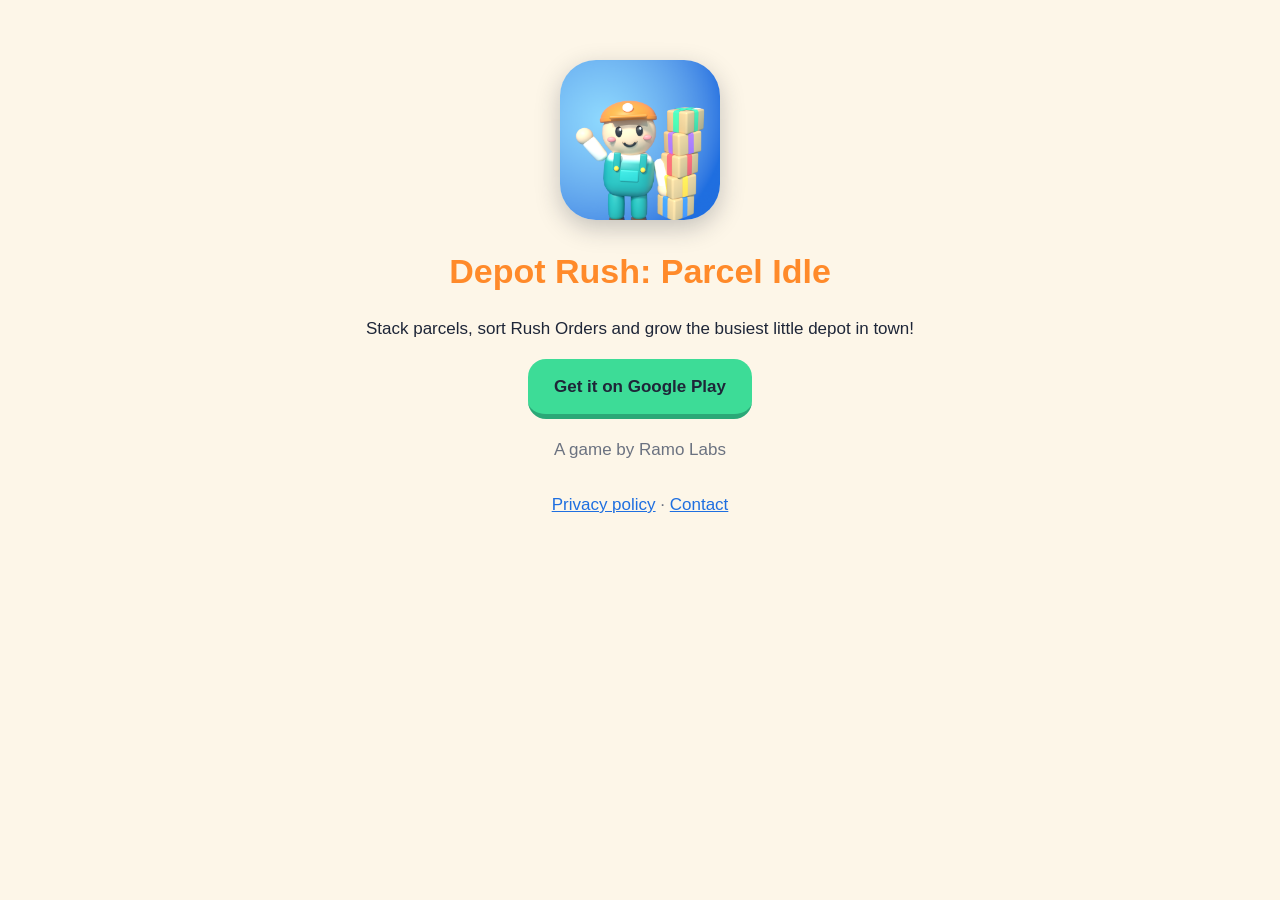
<file: index.html>
<!doctype html>
<html lang="en">
<head>
<meta charset="utf-8">
<meta name="viewport" content="width=device-width, initial-scale=1">
<title>Depot Rush: Parcel Idle</title>
<link rel="stylesheet" href="style.css">
</head>
<body>
<main class="home">
<img class="icon" src="icon.png" alt="Depot Rush app icon" width="160" height="160">
<h1>Depot Rush: Parcel Idle</h1>
<p>Stack parcels, sort Rush Orders and grow the busiest little depot in town!</p>
<p><a class="button" href="https://play.google.com/store/apps/details?id=com.depotrush.game">Get it on Google Play</a></p>
<p class="meta">A game by Ramo Labs</p>
<p class="links"><a href="privacy.html">Privacy policy</a> · <a href="mailto:jayvekaria28203@gmail.com">Contact</a></p>
</main>
</body>
</html>
</file>
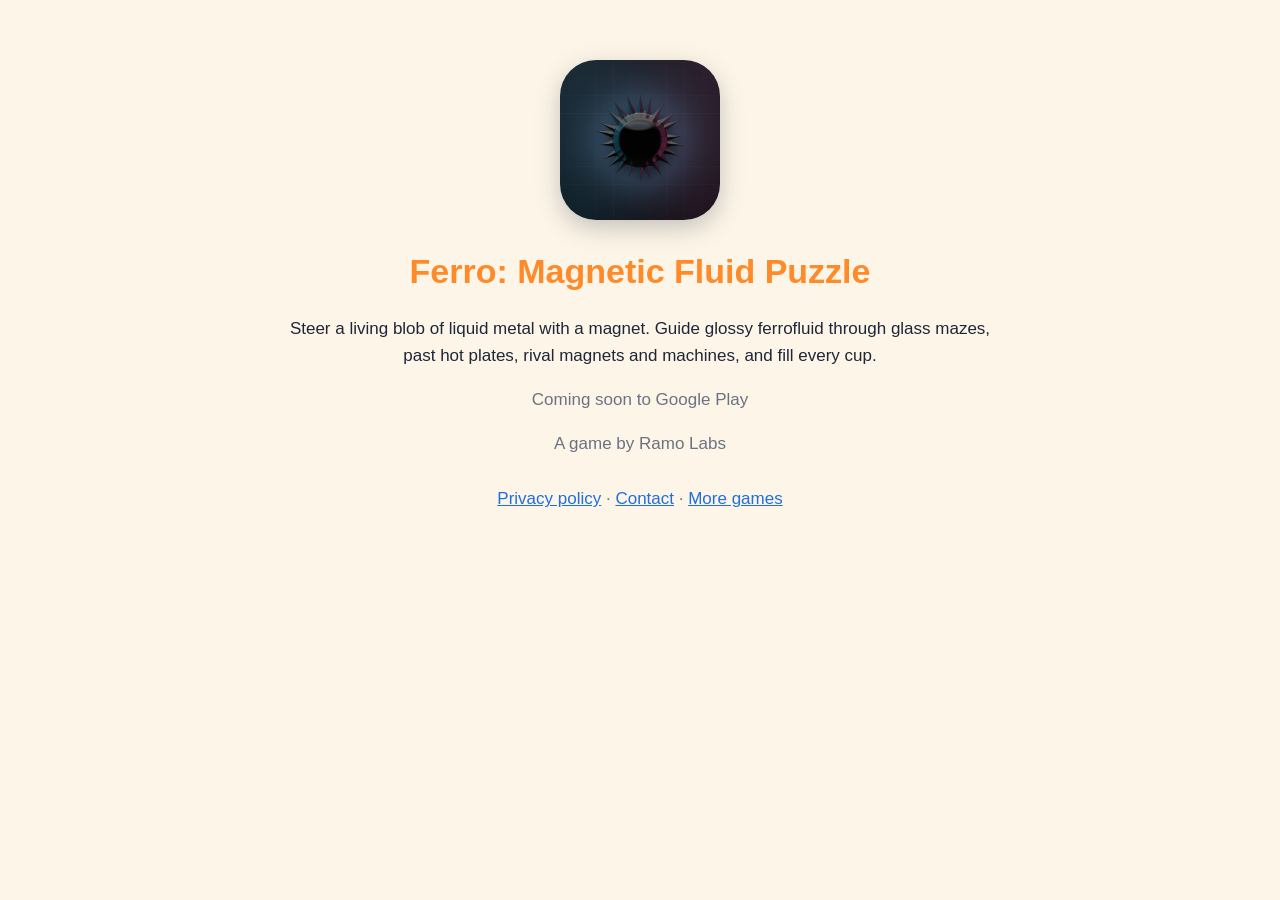
<file: ferro/index.html>
<!doctype html>
<html lang="en">
<head>
<meta charset="utf-8">
<meta name="viewport" content="width=device-width, initial-scale=1">
<title>Ferro: Magnetic Fluid Puzzle</title>
<link rel="stylesheet" href="../style.css">
</head>
<body>
<main class="home">
<img class="icon" src="icon.png" alt="Ferro app icon" width="160" height="160">
<h1>Ferro: Magnetic Fluid Puzzle</h1>
<p>Steer a living blob of liquid metal with a magnet. Guide glossy ferrofluid through glass mazes, past hot plates, rival magnets and machines, and fill every cup.</p>
<p class="meta">Coming soon to Google Play</p>
<p class="meta">A game by Ramo Labs</p>
<p class="links"><a href="privacy.html">Privacy policy</a> · <a href="mailto:jayvekaria28203@gmail.com">Contact</a> · <a href="../">More games</a></p>
</main>
</body>
</html>
</file>
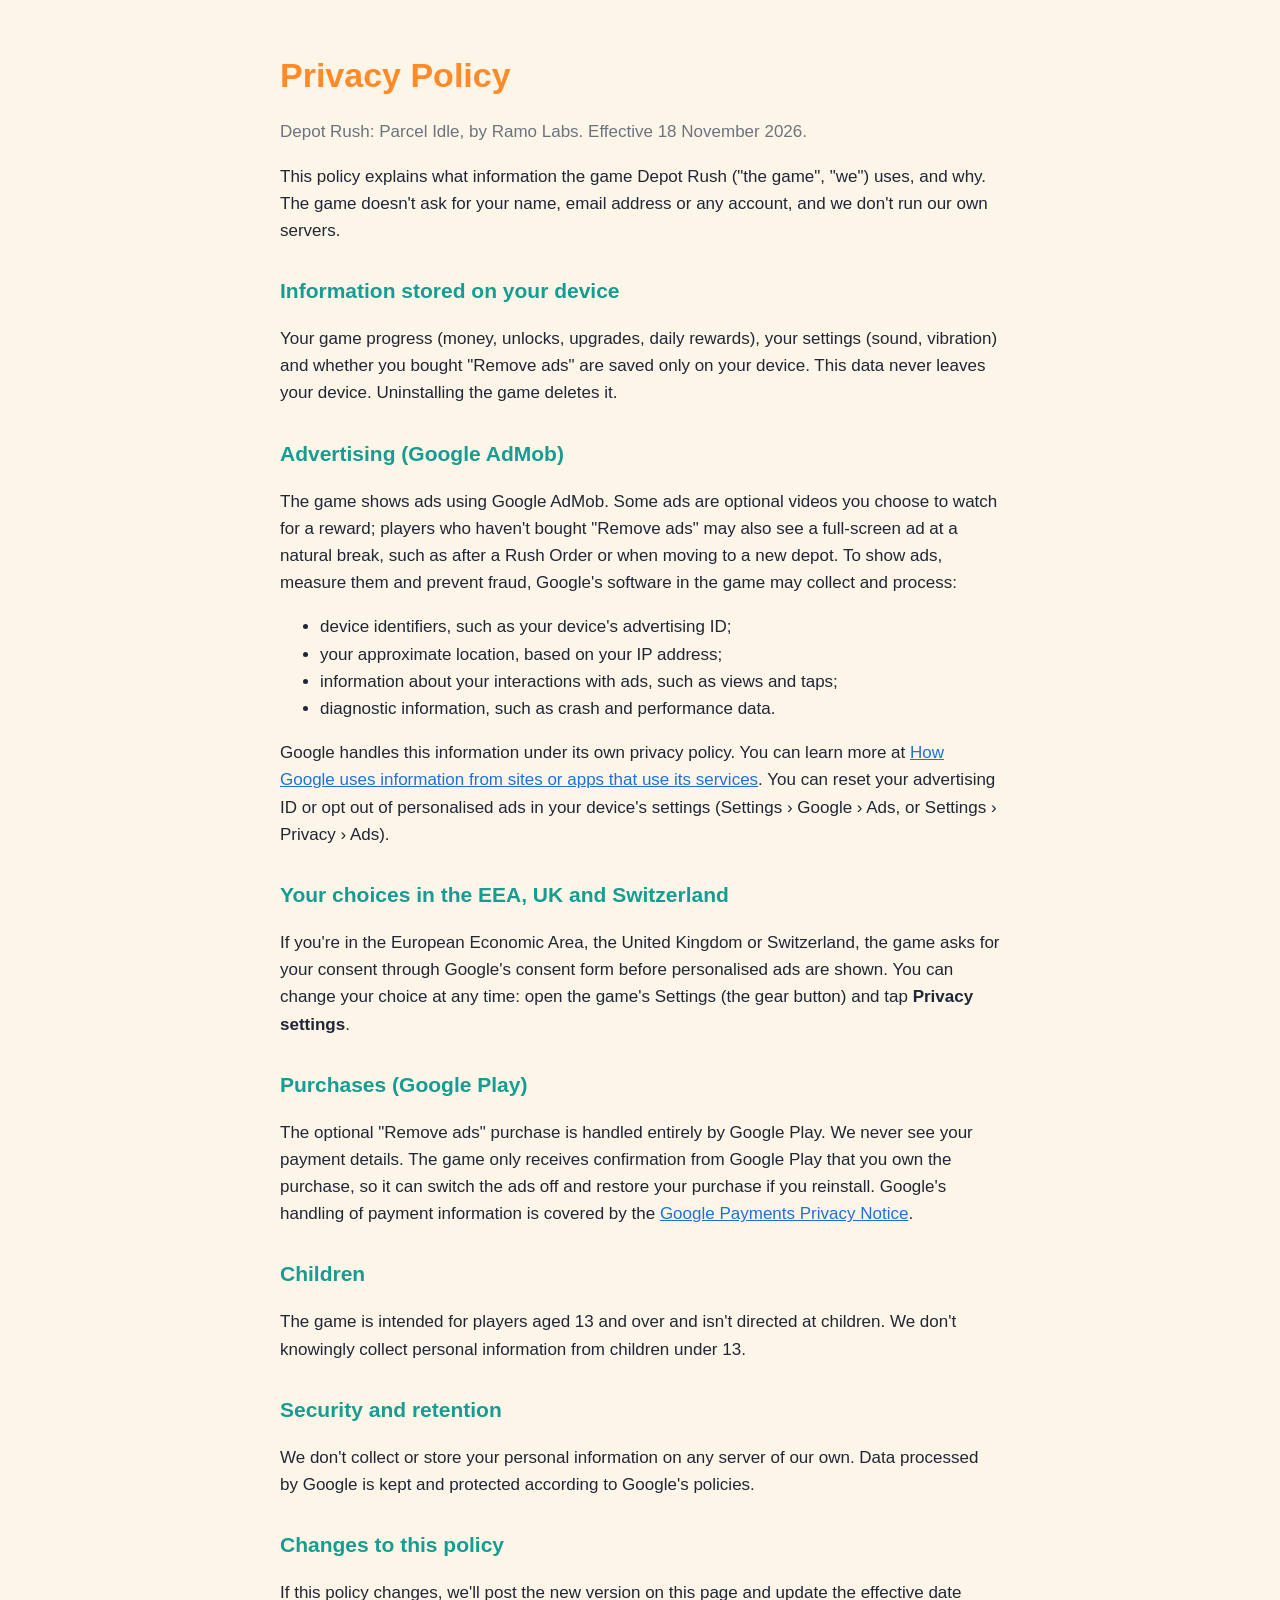
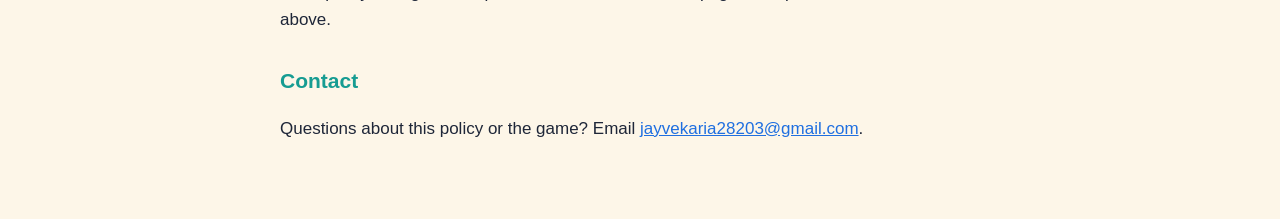
<file: privacy.html>
<!doctype html>
<html lang="en">
<head>
<meta charset="utf-8">
<meta name="viewport" content="width=device-width, initial-scale=1">
<title>Depot Rush: Privacy Policy</title>
<link rel="stylesheet" href="style.css">
</head>
<body>
<main>
<h1>Privacy Policy</h1>
<p class="meta">Depot Rush: Parcel Idle, by Ramo Labs. Effective 18 November 2026.</p>

<p>This policy explains what information the game Depot Rush ("the game", "we") uses, and why. The game doesn't ask for your name, email address or any account, and we don't run our own servers.</p>

<h2>Information stored on your device</h2>
<p>Your game progress (money, unlocks, upgrades, daily rewards), your settings (sound, vibration) and whether you bought "Remove ads" are saved only on your device. This data never leaves your device. Uninstalling the game deletes it.</p>

<h2>Advertising (Google AdMob)</h2>
<p>The game shows ads using Google AdMob. Some ads are optional videos you choose to watch for a reward; players who haven't bought "Remove ads" may also see a full-screen ad at a natural break, such as after a Rush Order or when moving to a new depot. To show ads, measure them and prevent fraud, Google's software in the game may collect and process:</p>
<ul>
<li>device identifiers, such as your device's advertising ID;</li>
<li>your approximate location, based on your IP address;</li>
<li>information about your interactions with ads, such as views and taps;</li>
<li>diagnostic information, such as crash and performance data.</li>
</ul>
<p>Google handles this information under its own privacy policy. You can learn more at <a href="https://policies.google.com/technologies/partner-sites">How Google uses information from sites or apps that use its services</a>. You can reset your advertising ID or opt out of personalised ads in your device's settings (Settings › Google › Ads, or Settings › Privacy › Ads).</p>

<h2>Your choices in the EEA, UK and Switzerland</h2>
<p>If you're in the European Economic Area, the United Kingdom or Switzerland, the game asks for your consent through Google's consent form before personalised ads are shown. You can change your choice at any time: open the game's Settings (the gear button) and tap <b>Privacy settings</b>.</p>

<h2>Purchases (Google Play)</h2>
<p>The optional "Remove ads" purchase is handled entirely by Google Play. We never see your payment details. The game only receives confirmation from Google Play that you own the purchase, so it can switch the ads off and restore your purchase if you reinstall. Google's handling of payment information is covered by the <a href="https://payments.google.com/payments/apis-secure/get_legal_document?ldo=0&amp;ldt=privacynotice">Google Payments Privacy Notice</a>.</p>

<h2>Children</h2>
<p>The game is intended for players aged 13 and over and isn't directed at children. We don't knowingly collect personal information from children under 13.</p>

<h2>Security and retention</h2>
<p>We don't collect or store your personal information on any server of our own. Data processed by Google is kept and protected according to Google's policies.</p>

<h2>Changes to this policy</h2>
<p>If this policy changes, we'll post the new version on this page and update the effective date above.</p>

<h2>Contact</h2>
<p>Questions about this policy or the game? Email <a href="mailto:jayvekaria28203@gmail.com">jayvekaria28203@gmail.com</a>.</p>
</main>
</body>
</html>
</file>
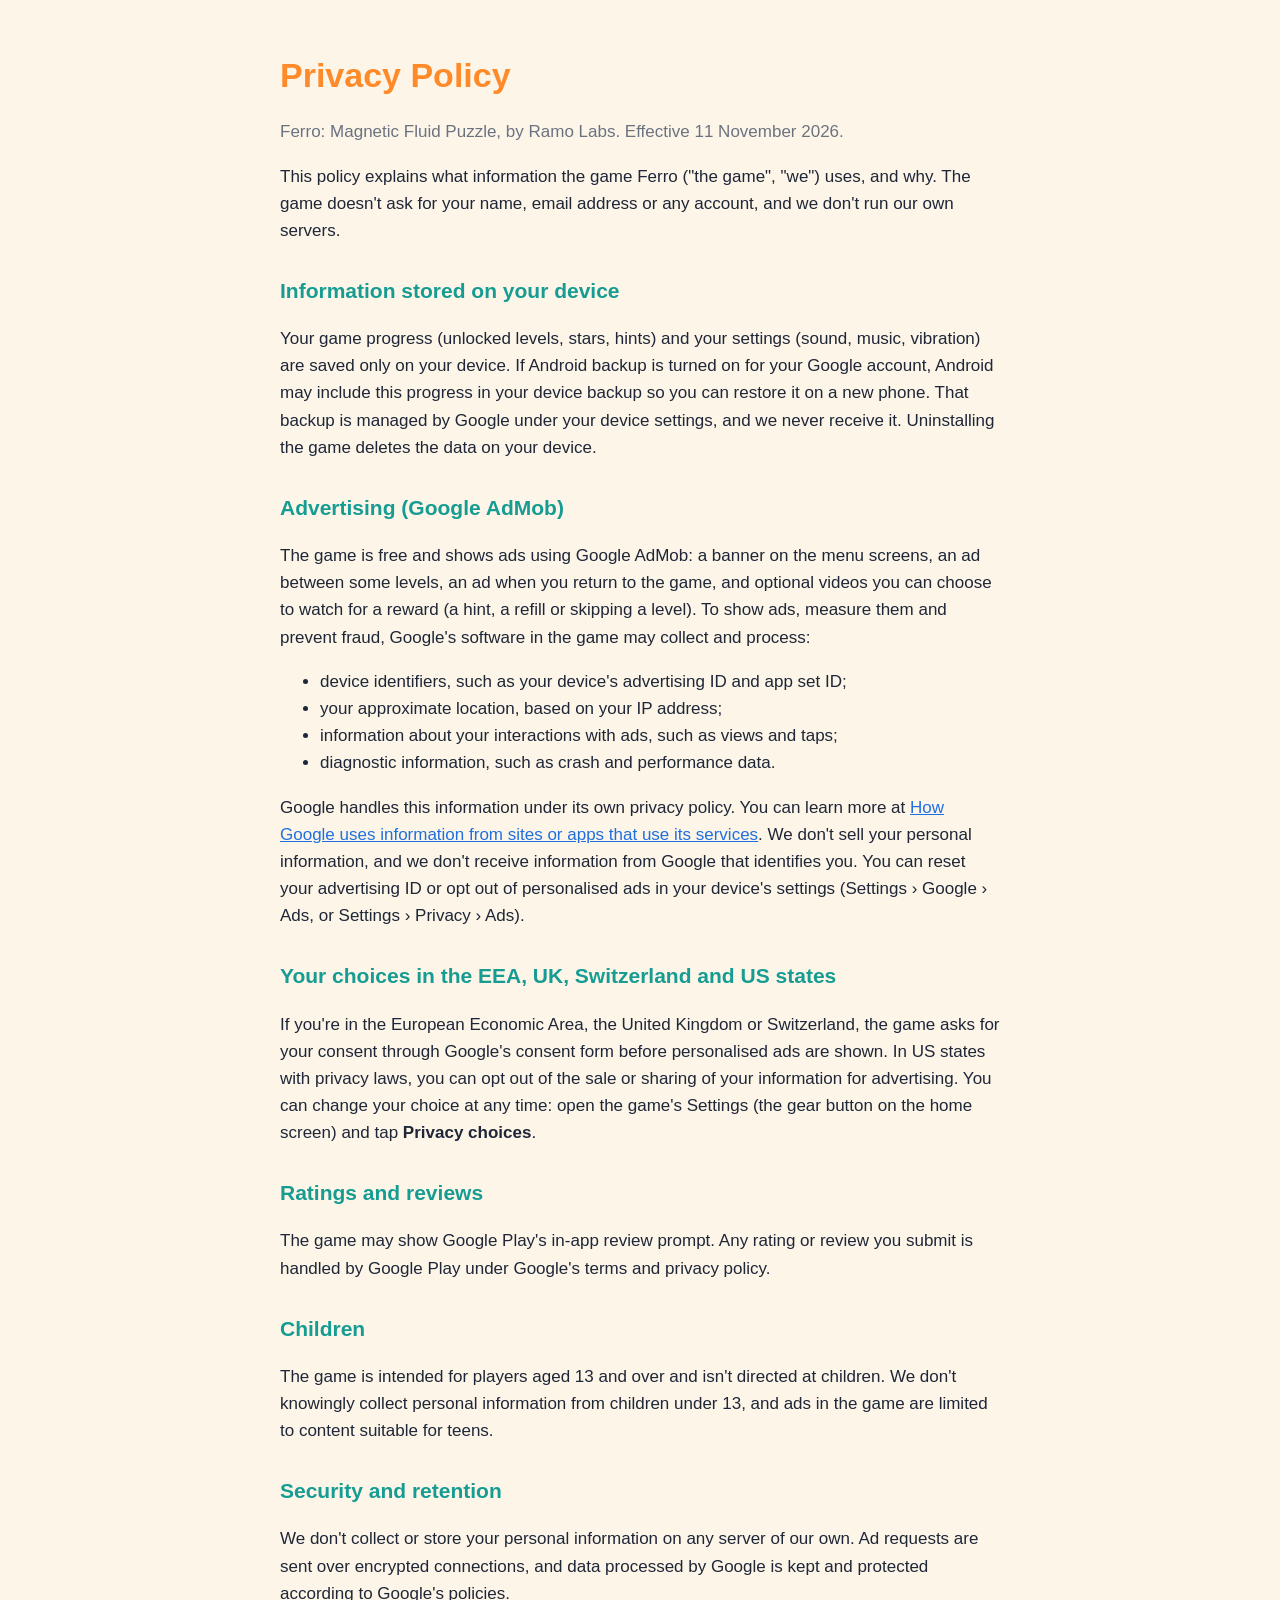
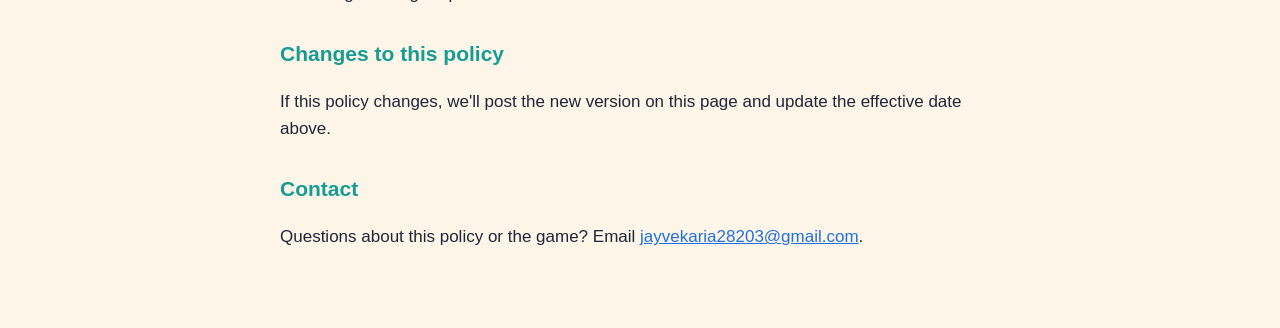
<file: ferro/privacy.html>
<!doctype html>
<html lang="en">
<head>
<meta charset="utf-8">
<meta name="viewport" content="width=device-width, initial-scale=1">
<title>Ferro: Privacy Policy</title>
<link rel="stylesheet" href="../style.css">
</head>
<body>
<main>
<h1>Privacy Policy</h1>
<p class="meta">Ferro: Magnetic Fluid Puzzle, by Ramo Labs. Effective 11 November 2026.</p>

<p>This policy explains what information the game Ferro ("the game", "we") uses, and why. The game doesn't ask for your name, email address or any account, and we don't run our own servers.</p>

<h2>Information stored on your device</h2>
<p>Your game progress (unlocked levels, stars, hints) and your settings (sound, music, vibration) are saved only on your device. If Android backup is turned on for your Google account, Android may include this progress in your device backup so you can restore it on a new phone. That backup is managed by Google under your device settings, and we never receive it. Uninstalling the game deletes the data on your device.</p>

<h2>Advertising (Google AdMob)</h2>
<p>The game is free and shows ads using Google AdMob: a banner on the menu screens, an ad between some levels, an ad when you return to the game, and optional videos you can choose to watch for a reward (a hint, a refill or skipping a level). To show ads, measure them and prevent fraud, Google's software in the game may collect and process:</p>
<ul>
<li>device identifiers, such as your device's advertising ID and app set ID;</li>
<li>your approximate location, based on your IP address;</li>
<li>information about your interactions with ads, such as views and taps;</li>
<li>diagnostic information, such as crash and performance data.</li>
</ul>
<p>Google handles this information under its own privacy policy. You can learn more at <a href="https://policies.google.com/technologies/partner-sites">How Google uses information from sites or apps that use its services</a>. We don't sell your personal information, and we don't receive information from Google that identifies you. You can reset your advertising ID or opt out of personalised ads in your device's settings (Settings › Google › Ads, or Settings › Privacy › Ads).</p>

<h2>Your choices in the EEA, UK, Switzerland and US states</h2>
<p>If you're in the European Economic Area, the United Kingdom or Switzerland, the game asks for your consent through Google's consent form before personalised ads are shown. In US states with privacy laws, you can opt out of the sale or sharing of your information for advertising. You can change your choice at any time: open the game's Settings (the gear button on the home screen) and tap <b>Privacy choices</b>.</p>

<h2>Ratings and reviews</h2>
<p>The game may show Google Play's in-app review prompt. Any rating or review you submit is handled by Google Play under Google's terms and privacy policy.</p>

<h2>Children</h2>
<p>The game is intended for players aged 13 and over and isn't directed at children. We don't knowingly collect personal information from children under 13, and ads in the game are limited to content suitable for teens.</p>

<h2>Security and retention</h2>
<p>We don't collect or store your personal information on any server of our own. Ad requests are sent over encrypted connections, and data processed by Google is kept and protected according to Google's policies.</p>

<h2>Changes to this policy</h2>
<p>If this policy changes, we'll post the new version on this page and update the effective date above.</p>

<h2>Contact</h2>
<p>Questions about this policy or the game? Email <a href="mailto:jayvekaria28203@gmail.com">jayvekaria28203@gmail.com</a>.</p>
</main>
</body>
</html>
</file>
<file: style.css>
body { margin: 0; background: #FDF6E8; color: #1E2638; font: 17px/1.6 -apple-system, "Segoe UI", Roboto, sans-serif; }
main { max-width: 720px; margin: 0 auto; padding: 32px 22px 60px; }
h1 { color: #FF8A2A; font-size: 34px; line-height: 1.2; }
h2 { color: #169C92; font-size: 21px; margin-top: 30px; }
a { color: #1F6FE0; }
.meta { color: #6B7280; }
.home { text-align: center; padding-top: 60px; }
.icon { border-radius: 36px; box-shadow: 0 8px 24px rgba(30, 38, 56, 0.25); }
.button { display: inline-block; background: #3DDC97; color: #1E2638; font-weight: 700; text-decoration: none;
  padding: 14px 26px; border-radius: 18px; border-bottom: 5px solid #2BA877; }
.links { color: #6B7280; margin-top: 28px; }
</file>
